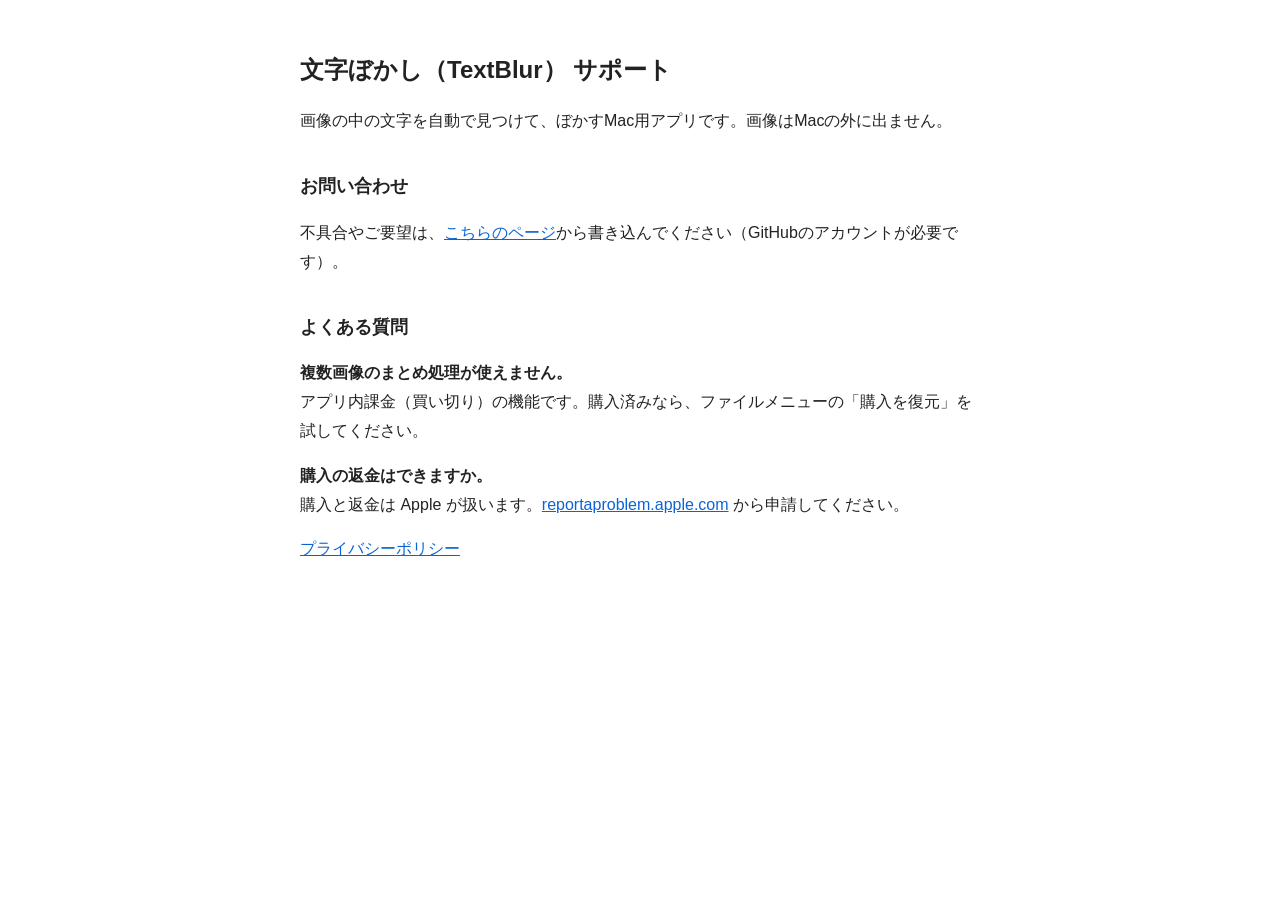
<file: index.html>
<!doctype html><html lang="ja"><head><meta charset="utf-8"><meta name="viewport" content="width=device-width,initial-scale=1"><title>文字ぼかし サポート</title><link rel="stylesheet" href="style.css"></head><body>
<h1>文字ぼかし（TextBlur） サポート</h1>
<p>画像の中の文字を自動で見つけて、ぼかすMac用アプリです。画像はMacの外に出ません。</p>
<h2>お問い合わせ</h2>
<p>不具合やご要望は、<a href="https://github.com/yamaguchidesign/text-blur-site/issues">こちらのページ</a>から書き込んでください（GitHubのアカウントが必要です）。</p>
<h2>よくある質問</h2>
<p><b>複数画像のまとめ処理が使えません。</b><br>アプリ内課金（買い切り）の機能です。購入済みなら、ファイルメニューの「購入を復元」を試してください。</p>
<p><b>購入の返金はできますか。</b><br>購入と返金は Apple が扱います。<a href="https://reportaproblem.apple.com">reportaproblem.apple.com</a> から申請してください。</p>
<p><a href="privacy.html">プライバシーポリシー</a></p>
</body></html>
</file>
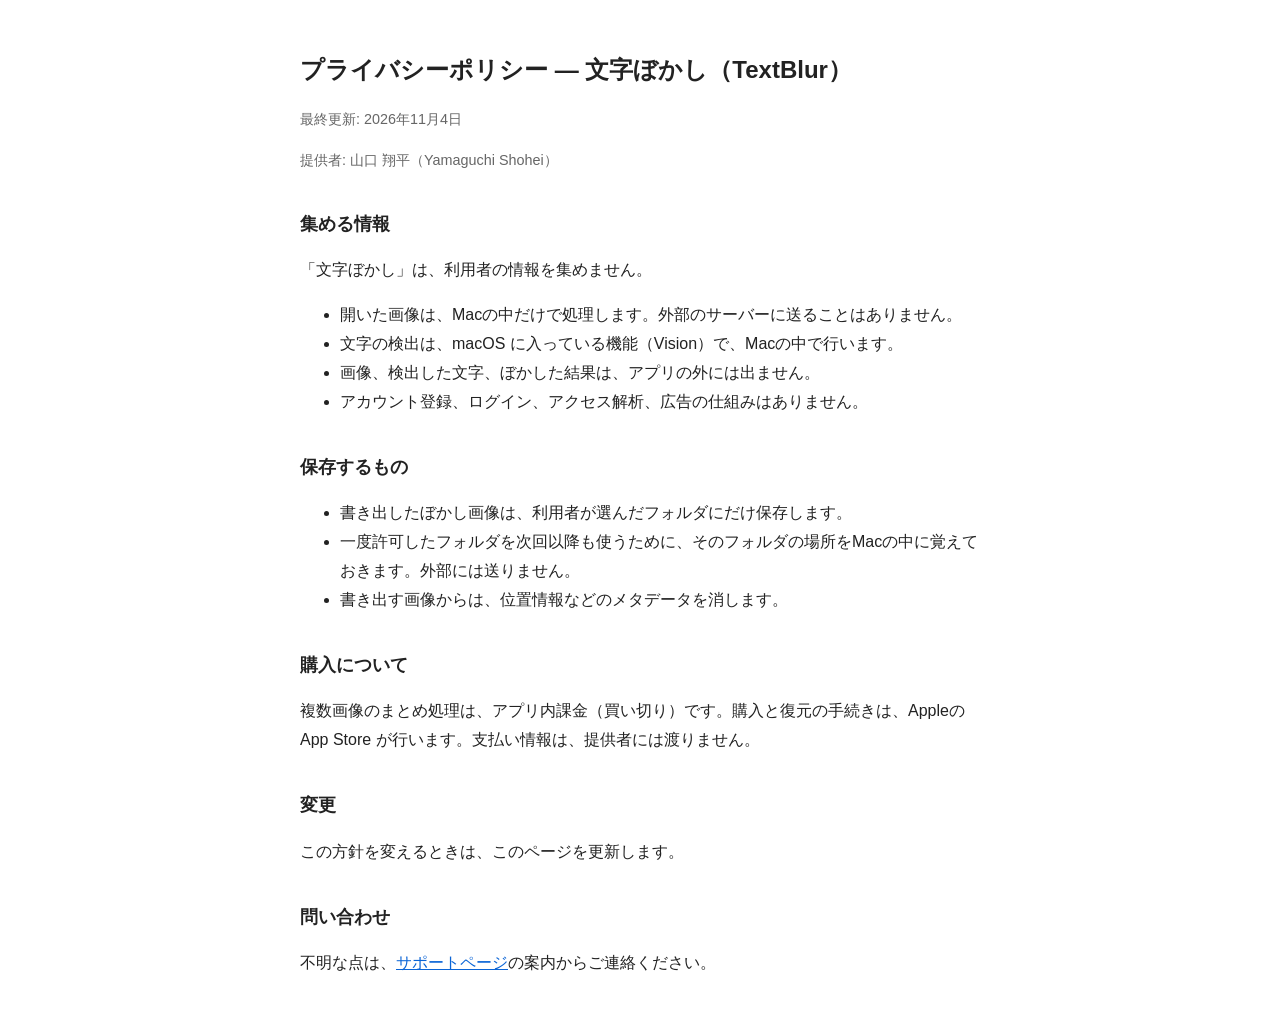
<file: privacy.html>
<!doctype html><html lang="ja"><head><meta charset="utf-8"><meta name="viewport" content="width=device-width,initial-scale=1"><title>文字ぼかし プライバシーポリシー</title><link rel="stylesheet" href="style.css"></head><body>
<h1>プライバシーポリシー — 文字ぼかし（TextBlur）</h1>
<p class="meta">最終更新: 2026年11月4日</p>
<p class="meta">提供者: 山口 翔平（Yamaguchi Shohei）</p>
<h2>集める情報</h2>
<p>「文字ぼかし」は、利用者の情報を集めません。</p>
<ul>
<li>開いた画像は、Macの中だけで処理します。外部のサーバーに送ることはありません。</li>
<li>文字の検出は、macOS に入っている機能（Vision）で、Macの中で行います。</li>
<li>画像、検出した文字、ぼかした結果は、アプリの外には出ません。</li>
<li>アカウント登録、ログイン、アクセス解析、広告の仕組みはありません。</li>
</ul>
<h2>保存するもの</h2>
<ul>
<li>書き出したぼかし画像は、利用者が選んだフォルダにだけ保存します。</li>
<li>一度許可したフォルダを次回以降も使うために、そのフォルダの場所をMacの中に覚えておきます。外部には送りません。</li>
<li>書き出す画像からは、位置情報などのメタデータを消します。</li>
</ul>
<h2>購入について</h2>
<p>複数画像のまとめ処理は、アプリ内課金（買い切り）です。購入と復元の手続きは、Appleの App Store が行います。支払い情報は、提供者には渡りません。</p>
<h2>変更</h2>
<p>この方針を変えるときは、このページを更新します。</p>
<h2>問い合わせ</h2>
<p>不明な点は、<a href="index.html">サポートページ</a>の案内からご連絡ください。</p>
</body></html>
</file>
<file: style.css>
body{font-family:-apple-system,"Hiragino Sans",sans-serif;max-width:680px;margin:48px auto;padding:0 20px;line-height:1.8;color:#222}
h1{font-size:1.5rem}h2{font-size:1.1rem;margin-top:2em}a{color:#0a64d6}.meta{color:#666;font-size:.9rem}
</file>
